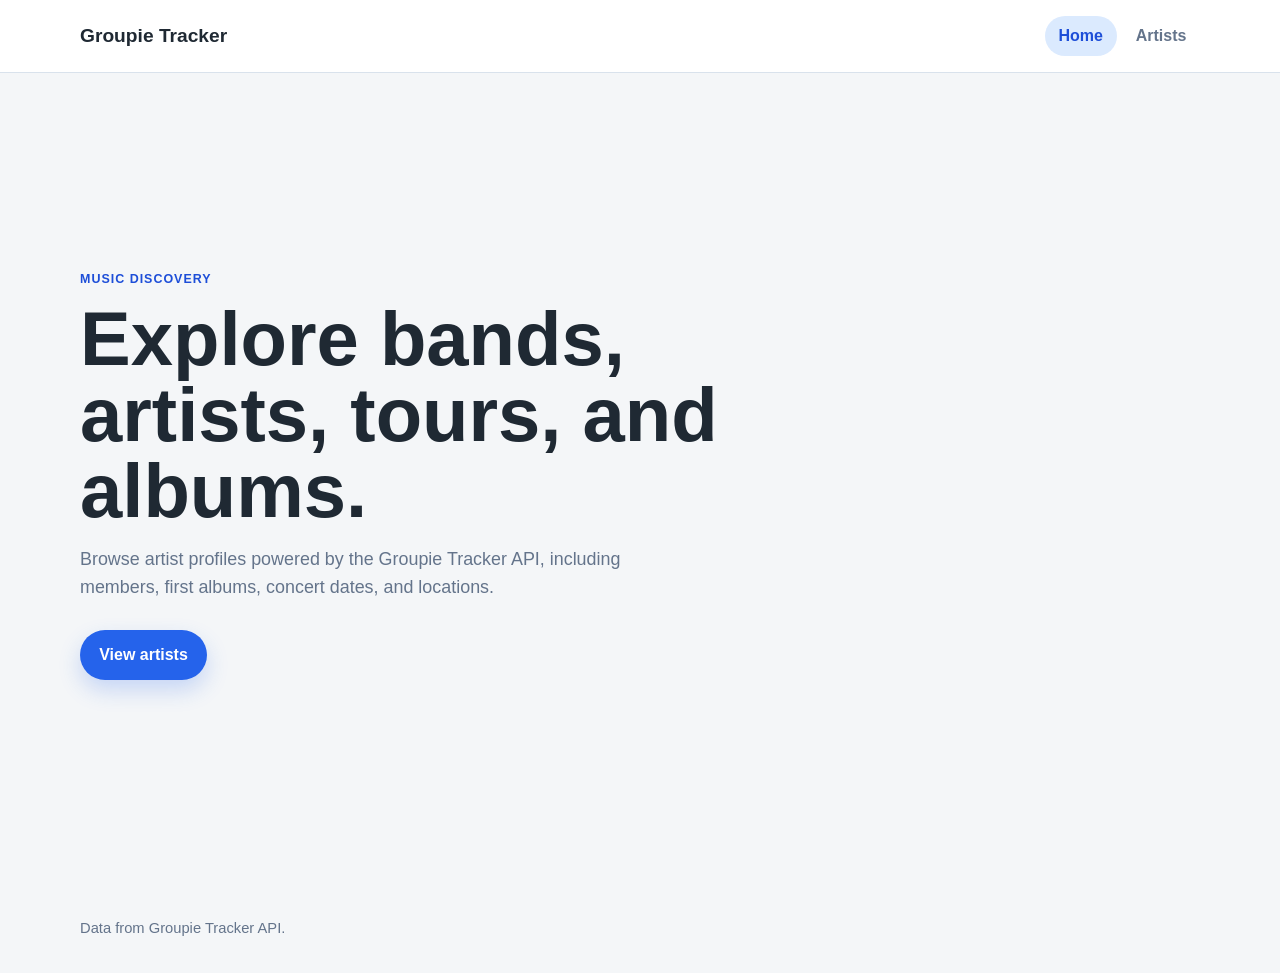
<file: templates/home.html>
<!DOCTYPE html>
<html lang="en">
<head>
	<meta charset="UTF-8">
	<meta name="viewport" content="width=device-width, initial-scale=1.0">
	<title>Groupie Tracker</title>
	<link rel="stylesheet" href="/static/style.css">
</head>
<body>
	<header class="site-header">
		<nav class="navbar" aria-label="Main navigation">
			<a class="brand" href="/">Groupie Tracker</a>
			<div class="nav-links">
				<a class="active" href="/">Home</a>
				<a href="/artists">Artists</a>
			</div>
		</nav>
	</header>

	<main class="page-shell">
		<section class="hero">
			<div class="hero-content">
				<p class="eyebrow">Music discovery</p>
				<h1>Explore bands, artists, tours, and albums.</h1>
				<p class="hero-copy">Browse artist profiles powered by the Groupie Tracker API, including members, first albums, concert dates, and locations.</p>
				<a class="button-primary" href="/artists">View artists</a>
			</div>
		</section>
	</main>

	<footer class="site-footer">
		<p>Data from Groupie Tracker API.</p>
	</footer>
</body>
</html>
</file>
<file: static/style.css>
:root {
    --bg: #f4f6f8;
    --surface: #ffffff;
    --surface-muted: #eef3f7;
    --text: #1f2933;
    --muted: #64748b;
    --border: #d9e2ec;
    --accent: #2563eb;
    --accent-dark: #1d4ed8;
    --accent-soft: #dbeafe;
    --shadow: 0 16px 40px rgba(31, 41, 51, 0.08);
    --radius: 8px;
}

* {
    box-sizing: border-box;
}

body {
    min-height: 100vh;
    margin: 0;
    background: var(--bg);
    color: var(--text);
    font-family: Arial, Helvetica, sans-serif;
    line-height: 1.6;
}

a {
    color: var(--accent);
    text-decoration: none;
}

a:hover {
    color: var(--accent-dark);
}

img {
    max-width: 100%;
    display: block;
}

h1,
h2,
h3,
p {
    margin-top: 0;
}

.site-header {
    position: sticky;
    top: 0;
    z-index: 10;
    background: rgba(255, 255, 255, 0.94);
    border-bottom: 1px solid var(--border);
    backdrop-filter: blur(12px);
}

.navbar {
    width: min(1120px, calc(100% - 2rem));
    margin: 0 auto;
    min-height: 72px;
    display: flex;
    align-items: center;
    justify-content: space-between;
    gap: 1rem;
}

.brand {
    color: var(--text);
    font-size: 1.2rem;
    font-weight: 800;
    letter-spacing: 0;
}

.nav-links {
    display: flex;
    gap: 0.35rem;
    align-items: center;
}

.nav-links a {
    color: var(--muted);
    border-radius: 999px;
    padding: 0.45rem 0.85rem;
    font-weight: 700;
}

.nav-links a:hover,
.nav-links a.active {
    background: var(--accent-soft);
    color: var(--accent-dark);
}

.page-shell {
    width: min(1120px, calc(100% - 2rem));
    margin: 0 auto;
    padding: 2rem 0 3rem;
}

.hero {
    min-height: calc(100vh - 160px);
    display: grid;
    align-items: center;
    padding: 4rem 0;
}

.hero-content {
    width: min(720px, 100%);
}

.eyebrow {
    margin-bottom: 0.65rem;
    color: var(--accent-dark);
    font-size: 0.78rem;
    font-weight: 800;
    letter-spacing: 0.08em;
    text-transform: uppercase;
}

.hero h1,
.page-heading h1,
.detail-summary h1 {
    margin-bottom: 1rem;
    color: var(--text);
    font-size: clamp(2.4rem, 6vw, 4.75rem);
    line-height: 1;
    letter-spacing: 0;
}

.hero-copy {
    max-width: 600px;
    margin-bottom: 1.75rem;
    color: var(--muted);
    font-size: 1.12rem;
}

.button-primary,
.search-form button {
    display: inline-flex;
    align-items: center;
    justify-content: center;
    min-height: 44px;
    border: 0;
    border-radius: 999px;
    padding: 0.75rem 1.2rem;
    background: var(--accent);
    color: white;
    font-weight: 800;
    cursor: pointer;
    box-shadow: 0 10px 22px rgba(37, 99, 235, 0.22);
}

.button-primary:hover,
.search-form button:hover {
    background: var(--accent-dark);
    color: white;
}

.page-heading {
    margin-bottom: 1.25rem;
}

.page-heading h1 {
    margin-bottom: 0;
    font-size: clamp(2rem, 4vw, 3.5rem);
}

.toolbar {
    display: flex;
    align-items: center;
    justify-content: space-between;
    gap: 1rem;
    margin-bottom: 1.5rem;
    padding: 1rem;
    background: var(--surface);
    border: 1px solid var(--border);
    border-radius: var(--radius);
    box-shadow: 0 8px 20px rgba(31, 41, 51, 0.04);
}

.search-form {
    flex: 1;
    display: flex;
    gap: 0.75rem;
    min-width: 240px;
}

.search-form input {
    width: 100%;
    min-height: 44px;
    border: 1px solid var(--border);
    border-radius: 999px;
    padding: 0 1rem;
    color: var(--text);
    font: inherit;
}

.search-form input:focus {
    outline: 3px solid var(--accent-soft);
    border-color: var(--accent);
}

.status-message {
    margin: 0;
    color: var(--muted);
    font-weight: 700;
}

.artist-grid {
    display: grid;
    grid-template-columns: repeat(auto-fit, minmax(240px, 1fr));
    gap: 1.25rem;
}

.artist-card {
    overflow: hidden;
    background: var(--surface);
    border: 1px solid var(--border);
    border-radius: var(--radius);
    box-shadow: 0 6px 18px rgba(31, 41, 51, 0.05);
    transition: transform 180ms ease, box-shadow 180ms ease, border-color 180ms ease;
}

.artist-card:hover {
    transform: translateY(-4px);
    border-color: #bfd0e3;
    box-shadow: var(--shadow);
}

.card-image-link {
    display: block;
    background: var(--surface-muted);
}

.artist-card img {
    width: 100%;
    aspect-ratio: 4 / 3;
    object-fit: cover;
}

.card-body {
    padding: 1rem;
}

.artist-card h2 {
    margin-bottom: 0.85rem;
    font-size: 1.25rem;
    line-height: 1.2;
}

.artist-card h2 a {
    color: var(--text);
}

.artist-card h2 a:hover {
    color: var(--accent);
}

.artist-card h3,
.detail-section h2 {
    margin-bottom: 0.75rem;
    color: var(--text);
    font-size: 1rem;
}

.meta-grid {
    display: grid;
    grid-template-columns: repeat(2, minmax(0, 1fr));
    gap: 0.75rem;
    margin-bottom: 1rem;
}

.meta-grid p,
.info-pills p {
    margin: 0;
    padding: 0.75rem;
    background: var(--surface-muted);
    border-radius: var(--radius);
    color: var(--text);
    font-weight: 800;
}

.meta-grid span,
.info-pills span {
    display: block;
    margin-bottom: 0.2rem;
    color: var(--muted);
    font-size: 0.74rem;
    font-weight: 800;
    text-transform: uppercase;
}

.member-list,
.stack-list,
.relation-list {
    margin: 0;
    padding: 0;
    list-style: none;
}

.member-list {
    display: flex;
    flex-wrap: wrap;
    gap: 0.5rem;
}

.member-list li {
    border: 1px solid var(--border);
    border-radius: 999px;
    padding: 0.35rem 0.7rem;
    background: white;
    color: var(--text);
    font-size: 0.92rem;
    font-weight: 700;
}

.member-list.compact {
    max-height: 7.5rem;
    overflow: auto;
}

.detail-hero {
    display: grid;
    grid-template-columns: minmax(260px, 360px) 1fr;
    gap: 2rem;
    align-items: center;
    margin-bottom: 2rem;
    padding: 1rem;
    background: var(--surface);
    border: 1px solid var(--border);
    border-radius: var(--radius);
    box-shadow: var(--shadow);
}

.detail-image-wrap {
    overflow: hidden;
    border-radius: var(--radius);
    background: var(--surface-muted);
}

.detail-image-wrap img {
    width: 100%;
    aspect-ratio: 1 / 1;
    object-fit: cover;
}

.detail-summary h1 {
    font-size: clamp(2rem, 5vw, 4rem);
}

.back-link {
    display: inline-block;
    margin-bottom: 1.25rem;
    color: var(--muted);
    font-weight: 800;
}

.back-link:hover {
    color: var(--accent-dark);
}

.info-pills {
    display: grid;
    grid-template-columns: repeat(2, minmax(0, 180px));
    gap: 0.75rem;
}

.details-layout {
    display: grid;
    grid-template-columns: repeat(2, minmax(0, 1fr));
    gap: 1rem;
}

.detail-section {
    padding: 1rem;
    background: var(--surface);
    border: 1px solid var(--border);
    border-radius: var(--radius);
}

.relations-section {
    grid-column: 1 / -1;
}

.stack-list {
    display: grid;
    gap: 0.5rem;
}

.stack-list li {
    padding: 0.75rem;
    background: var(--surface-muted);
    border-radius: var(--radius);
    color: var(--text);
    font-weight: 700;
}

.relation-list {
    display: grid;
    gap: 0.75rem;
}

.relation-list li {
    display: grid;
    grid-template-columns: minmax(180px, 0.7fr) 1fr;
    gap: 1rem;
    align-items: start;
    padding: 0.85rem;
    background: var(--surface-muted);
    border-radius: var(--radius);
}

.relation-list strong {
    color: var(--text);
}

.relation-list span {
    color: var(--muted);
    font-weight: 700;
}

.no-artists {
    padding: 1rem;
    background: var(--surface);
    border: 1px dashed var(--border);
    border-radius: var(--radius);
    color: var(--muted);
    font-style: italic;
}

.site-footer {
    width: min(1120px, calc(100% - 2rem));
    margin: 0 auto;
    padding: 1.5rem 0 2rem;
    color: var(--muted);
    font-size: 0.92rem;
}

.site-footer p {
    margin: 0;
}

@media (max-width: 760px) {
    .navbar,
    .toolbar,
    .search-form,
    .detail-hero,
    .details-layout,
    .relation-list li {
        grid-template-columns: 1fr;
    }

    .navbar,
    .toolbar,
    .search-form {
        align-items: stretch;
    }

    .navbar {
        min-height: auto;
        padding: 1rem 0;
        flex-direction: column;
    }

    .nav-links {
        width: 100%;
        justify-content: center;
    }

    .hero {
        min-height: auto;
        padding: 3rem 0;
    }

    .toolbar {
        flex-direction: column;
    }

    .status-message {
        width: 100%;
    }

    .info-pills,
    .meta-grid {
        grid-template-columns: 1fr;
    }
}

@media (max-width: 460px) {
    .page-shell,
    .navbar,
    .site-footer {
        width: min(100% - 1rem, 1120px);
    }

    .page-shell {
        padding-top: 1rem;
    }

    .hero h1,
    .page-heading h1,
    .detail-summary h1 {
        font-size: 2.1rem;
    }
}
</file>
